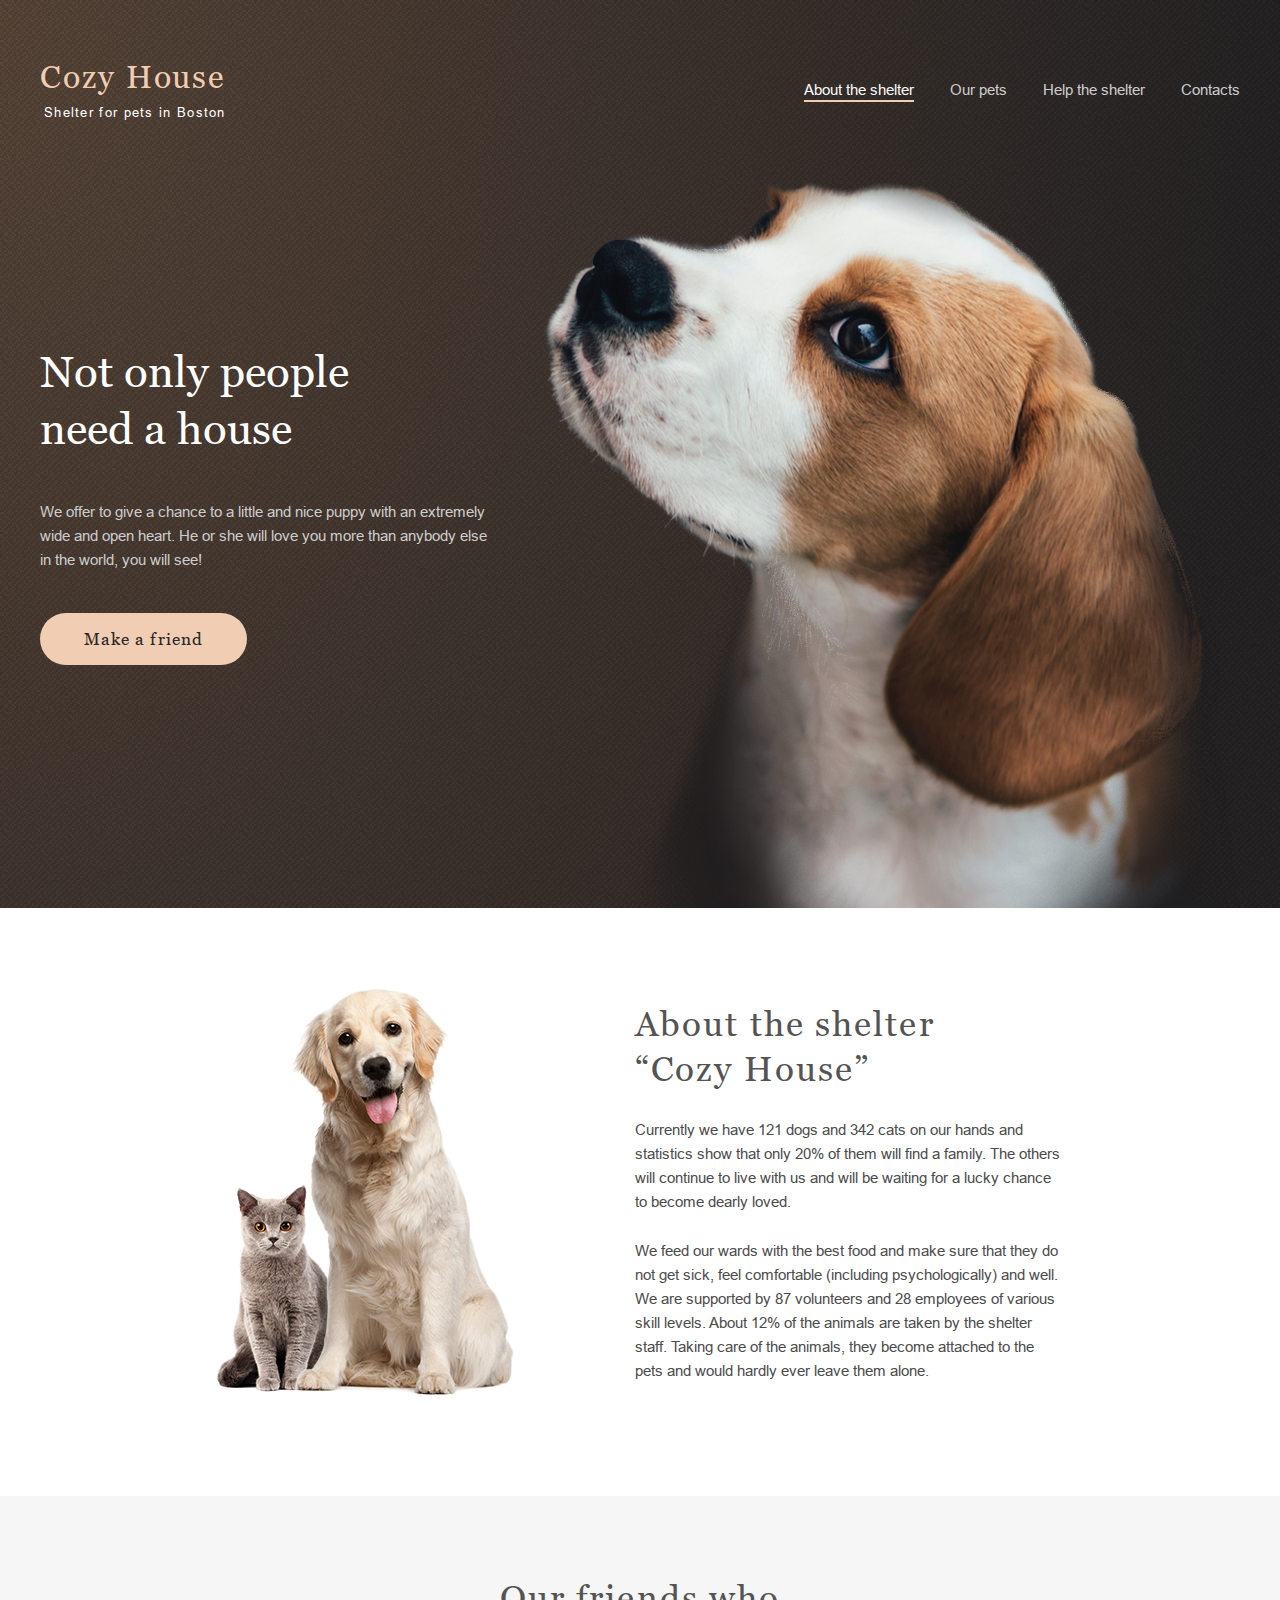
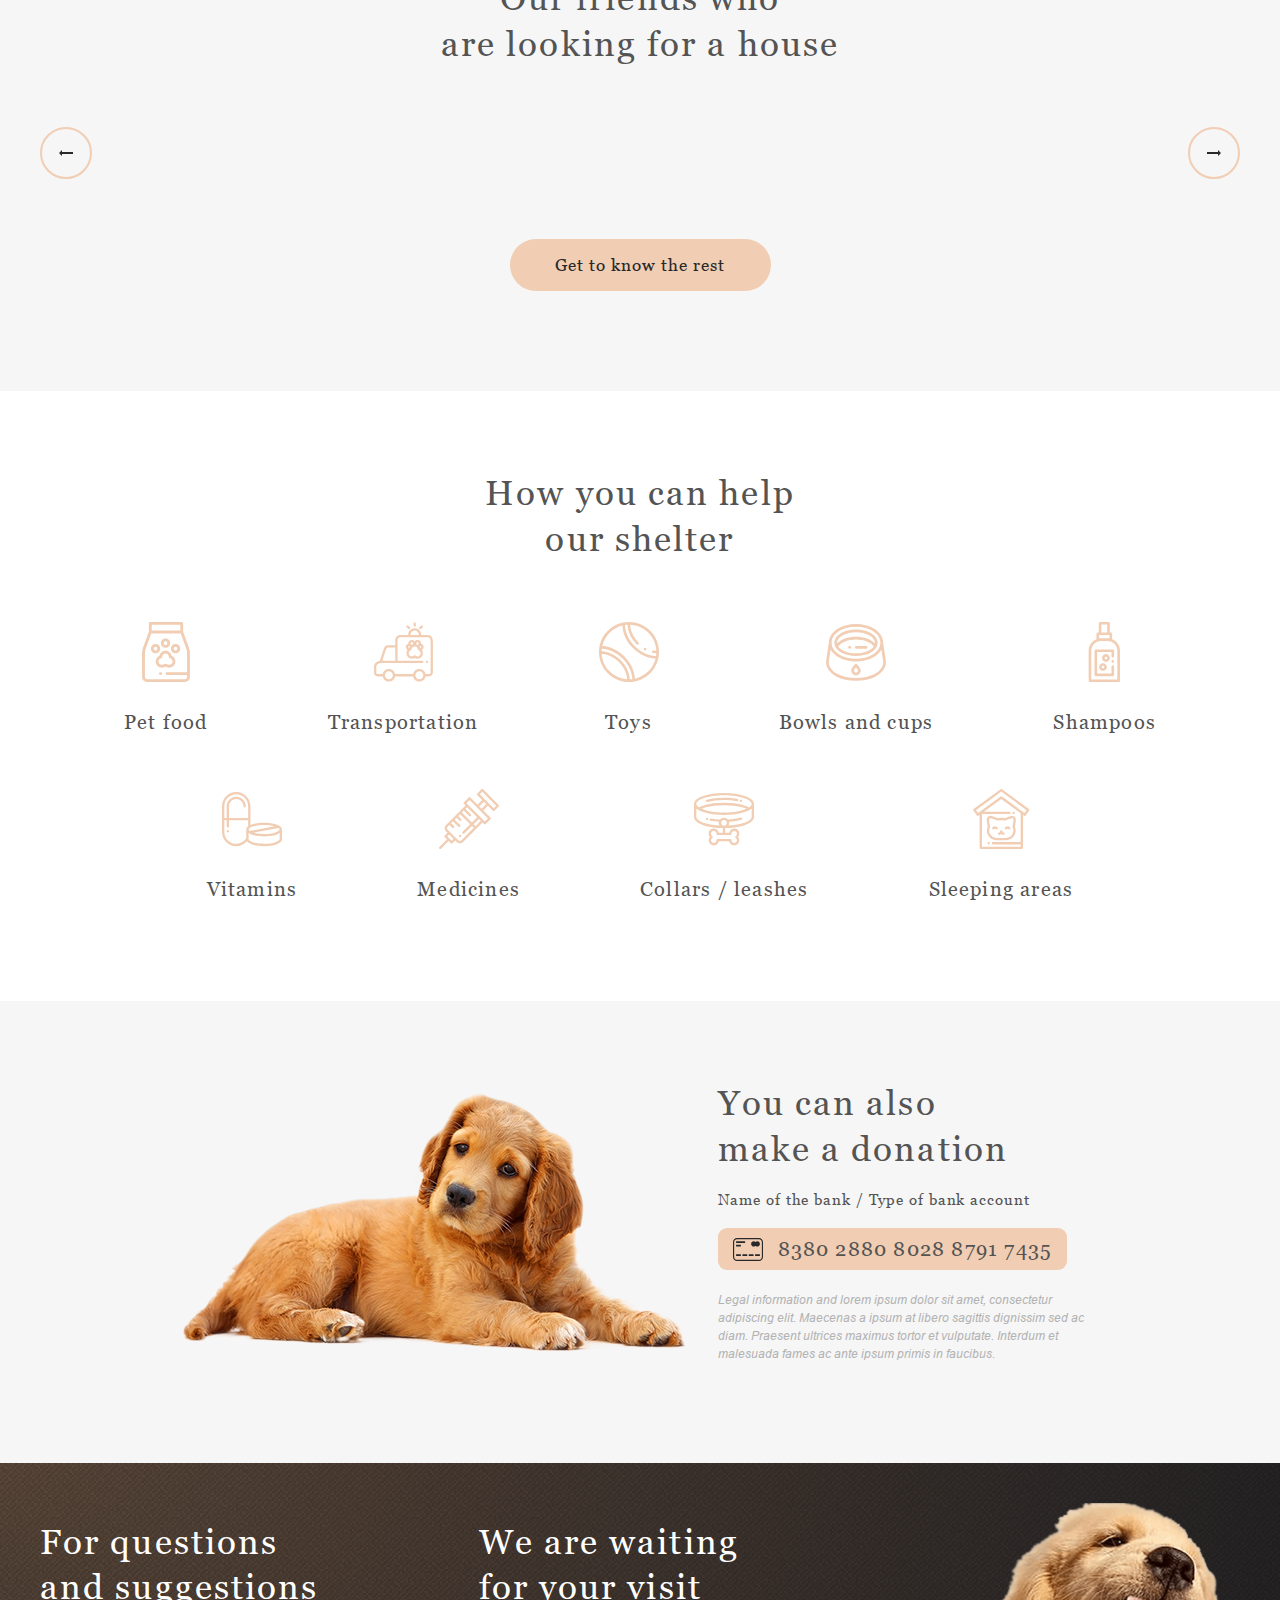
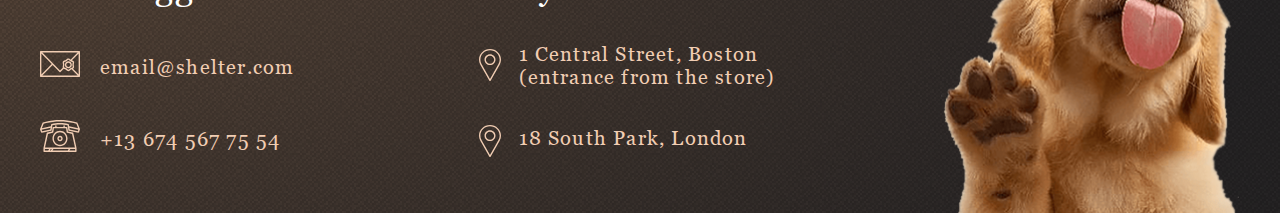
<file: shelter/pages/main/index.html>
<!DOCTYPE html>
<html lang="en">

<head>
    <meta charset="UTF-8">
    <meta http-equiv="X-UA-Compatible" content="IE=edge">
    <meta name="viewport" content="width=device-width, initial-scale=1.0">
    <title>Shelter</title>
    <link rel="stylesheet" href="../../assets/styles/normalize.css">
    <link rel="stylesheet" href="../../assets/styles/common.css">
    <link rel="stylesheet" href="style.css">
</head>

<body>
    <header class="header">
        <div class="header__container">
            <a href="#" class="header__logo logo">
                <div class="logo__title">Cozy House</div>
                <div class="logo__text">Shelter for pets in Boston</div>
            </a>
            <div class="overlay" data-js="overlay"></div>
            <nav class="header__nav nav" data-js="nav">
                <a href="#" class="header__logo logo">
                    <div class="logo__title">Cozy House</div>
                    <div class="logo__text">Shelter for pets in Boston</div>
                </a>
                <ul class="nav__menu menu">
                    <li class="menu__item menu__item--active"><a href="#" class="menu__link" data-js="menu-link">About
                            the shelter</a></li>
                    <li class="menu__item"><a href="../pets/index.html" class="menu__link" data-js="menu-link">Our
                            pets</a></li>
                    <li class="menu__item"><a href="#help" class="menu__link" data-js="menu-link">Help the shelter</a>
                    </li>
                    <li class="menu__item"><a href="#footer" class="menu__link" data-js="menu-link">Contacts</a></li>
                </ul>
            </nav>
            <div class="header__burger burger" data-js="burger">
                <div class="burger__line"></div>
                <div class="burger__line"></div>
                <div class="burger__line"></div>
            </div>
        </div>
    </header>
    <main class="main">
        <section class="start-screen">
            <div class="start-screen__container">
                <div class="start-screen__content">
                    <h1 class="start-screen__title">Not only people
                        <br>need a house
                    </h1>
                    <div class="start-screen__text">We offer to give a chance to a little and nice puppy with an
                        extremely wide and open heart. He or she will love you more than anybody else in the world, you
                        will see!</div>
                    <a class="start-screen__button" href="#pets">Make a friend</a>
                </div>
                <img src="../../assets/images/start-screen-puppy.png" alt="puppy" class="start-screen__img" width="698"
                    height="728">
            </div>
        </section>
        <section class="about">
            <div class="about__container">
                <img src="../../assets/images/about-pets.png" alt="pets" class="about__img" width="300" height="408">
                <div class="about__content">
                    <h3 class="about__title">About the shelter
                        <br>“Cozy House”
                    </h3>
                    <p class="about__text">Currently we have 121 dogs and 342 cats on our hands and statistics show that
                        only 20% of them will find a family. The others will continue to live with us and will be
                        waiting for a lucky chance to become dearly loved.</p>
                    <p class="about__text">We feed our wards with the best food and make sure that they do not get sick,
                        feel comfortable (including psychologically) and well. We are supported by 87 volunteers and 28
                        employees of various skill levels. About 12% of the animals are taken by the shelter staff.
                        Taking care of the animals, they become attached to the pets and would hardly ever leave them
                        alone.</p>
                </div>
            </div>
        </section>
        <section class="pets" id="pets">
            <div class="pets__container">
                <h3 class="pets__title">Our friends who
                    <br>are looking for a house
                </h3>
                <div class="pets__slider pets-slider">
                    <button class="pets-slider__btn" data-slider="btn-left">
                        <svg width="14" height="6" viewBox="0 0 14 6" fill="none" xmlns="http://www.w3.org/2000/svg">
                            <path d="M14 2V4H3V6L0 3L3 0V2H14Z" fill="#292929" />
                        </svg>
                    </button>
                    <div class="pets-slider__wrapper" data-slider="wrapper">
                        <!-- <article class="pets-slider__item pets-item">
                            <img src="../../assets/images/pets-katrine.jpg" alt="pets-Katrine" class="pets-item__img"
                                width="270" height="270">
                            <h4 class="pets-item__title">Katrine</h4>
                            <button class="pets-item__btn">Learn more</button>
                        </article>
                        <article class="pets-slider__item pets-item pets-item--2">
                            <img src="../../assets/images/pets-jennifer.jpg" alt="pets-Jennifer" class="pets-item__img"
                                width="270" height="270">
                            <h4 class="pets-item__title">Jennifer</h4>
                            <button class="pets-item__btn">Learn more</button>
                        </article>
                        <article class="pets-slider__item pets-item pets-item--3">
                            <img src="../../assets/images/pets-woody.jpg" alt="pets-Woody" class="pets-item__img"
                                width="270" height="270">
                            <h4 class="pets-item__title">Woody</h4>
                            <button class="pets-item__btn">Learn more</button>
                        </article> -->
                    </div>
                    <button class="pets-slider__btn" data-slider="btn-right">
                        <svg width="14" height="6" viewBox="0 0 14 6" fill="none" xmlns="http://www.w3.org/2000/svg">
                            <path d="M0 4V2L11 2V0L14 3L11 6V4L0 4Z" fill="#292929" />
                        </svg>
                    </button>
                </div>
                <a href="../pets/index.html" class="pets__btn">Get to know the rest</a>
            </div>
        </section>
        <section class="help" id="help">
            <div class="help__container">
                <h3 class="help__title">How you can help
                    <br>our shelter
                </h3>
                <div class="help__list">
                    <div class="help__item help-item">
                        <img src="../../assets/icons/icon-pet-food.svg" alt="Pet food" class="help-item__icon"
                            width="60" height="60">
                        <h4 class="help-item__title">Pet food</h4>
                    </div>
                    <div class="help__item help-item">
                        <img src="../../assets/icons/icon-transportation.svg" alt="Transportation"
                            class="help-item__icon" width="60" height="60">
                        <h4 class="help-item__title">Transportation</h4>
                    </div>
                    <div class="help__item help-item">
                        <img src="../../assets/icons/icon-toys.svg" alt="Toys" class="help-item__icon" width="60"
                            height="60">
                        <h4 class="help-item__title">Toys</h4>
                    </div>
                    <div class="help__item help-item">
                        <img src="../../assets/icons/icon-bowls-and-cups.svg" alt="Bowls and cups"
                            class="help-item__icon" width="60" height="60">
                        <h4 class="help-item__title">Bowls and cups</h4>
                    </div>
                    <div class="help__item help-item">
                        <img src="../../assets/icons/icon-shampoos.svg" alt="Shampoos" class="help-item__icon"
                            width="60" height="60">
                        <h4 class="help-item__title">Shampoos</h4>
                    </div>
                    <div class="help__item help-item">
                        <img src="../../assets/icons/icon-vitamins.svg" alt="Vitamins" class="help-item__icon"
                            width="60" height="60">
                        <h4 class="help-item__title">Vitamins</h4>
                    </div>
                    <div class="help__item help-item">
                        <img src="../../assets/icons/icon-medicines.svg" alt="Medicines" class="help-item__icon"
                            width="60" height="60">
                        <h4 class="help-item__title">Medicines</h4>
                    </div>
                    <div class="help__item help-item">
                        <img src="../../assets/icons/icon-collars-leashes.svg" alt="Collars / leashes"
                            class="help-item__icon" width="60" height="60">
                        <h4 class="help-item__title">Collars / leashes</h4>
                    </div>
                    <div class="help__item help-item">
                        <img src="../../assets/icons/icon-sleeping-area.svg" alt="Sleeping areas"
                            class="help-item__icon" width="60" height="60">
                        <h4 class="help-item__title">Sleeping areas</h4>
                    </div>
                </div>
            </div>
        </section>
        <section class="donation">
            <div class="donation__container">
                <img src="../../assets/images/donation-dog.png" alt="donation-dog" class="donation__img" width="505"
                    height="261">
                <div class="donation__content">
                    <h3 class="donation__title">You can also
                        <br>make a donation
                    </h3>
                    <h5 class="donation__subtitle">Name of the bank / Type of bank account</h5>
                    <a href="#" class="donation__credit-card">8380 2880 8028 8791 7435</a>
                    <p class="donation__text">Legal information and lorem ipsum dolor sit amet, consectetur
                        adipiscing
                        elit. Maecenas a ipsum at libero sagittis dignissim sed ac diam. Praesent ultrices maximus
                        tortor et vulputate. Interdum et malesuada fames ac ante ipsum primis in faucibus.</p>
                </div>
            </div>
        </section>
    </main>
    <footer class="footer" id="footer">
        <div class="footer__container">
            <div class="footer__content">
                <h3 class="footer__title">For questions and suggestions</h3>
                <a href="mailto:email@shelter.com" class="footer__email">email@shelter.com</a>
                <a href="tel:+136745677554" class="footer__phone">+13 674 567 75 54</a>
            </div>
            <div class="footer__content">
                <h3 class="footer__title">We are waiting for your visit</h3>
                <a href="https://goo.gl/maps/qRcVFp8gEGvpGcsg8" class="footer__locations" target="_blank">1 Central
                    Street, Boston (entrance
                    from the store)</a>
                <a href="https://goo.gl/maps/m496YLs3cL1zLs7Z9" class="footer__locations" target="_blank">18 South Park,
                    London</a>
            </div>
            <img src="../../assets/images/footer-puppy.png" alt="puppy" class="footer__img" width="300" height="310">
        </div>
    </footer>
    <div class="popup" data-js="popup"></div>
    <script src="../../assets/scripts/burger.js" type="module"></script>
    <script src="../../assets/scripts/slider.js" type="module"></script>
</body>

</html>
</file>
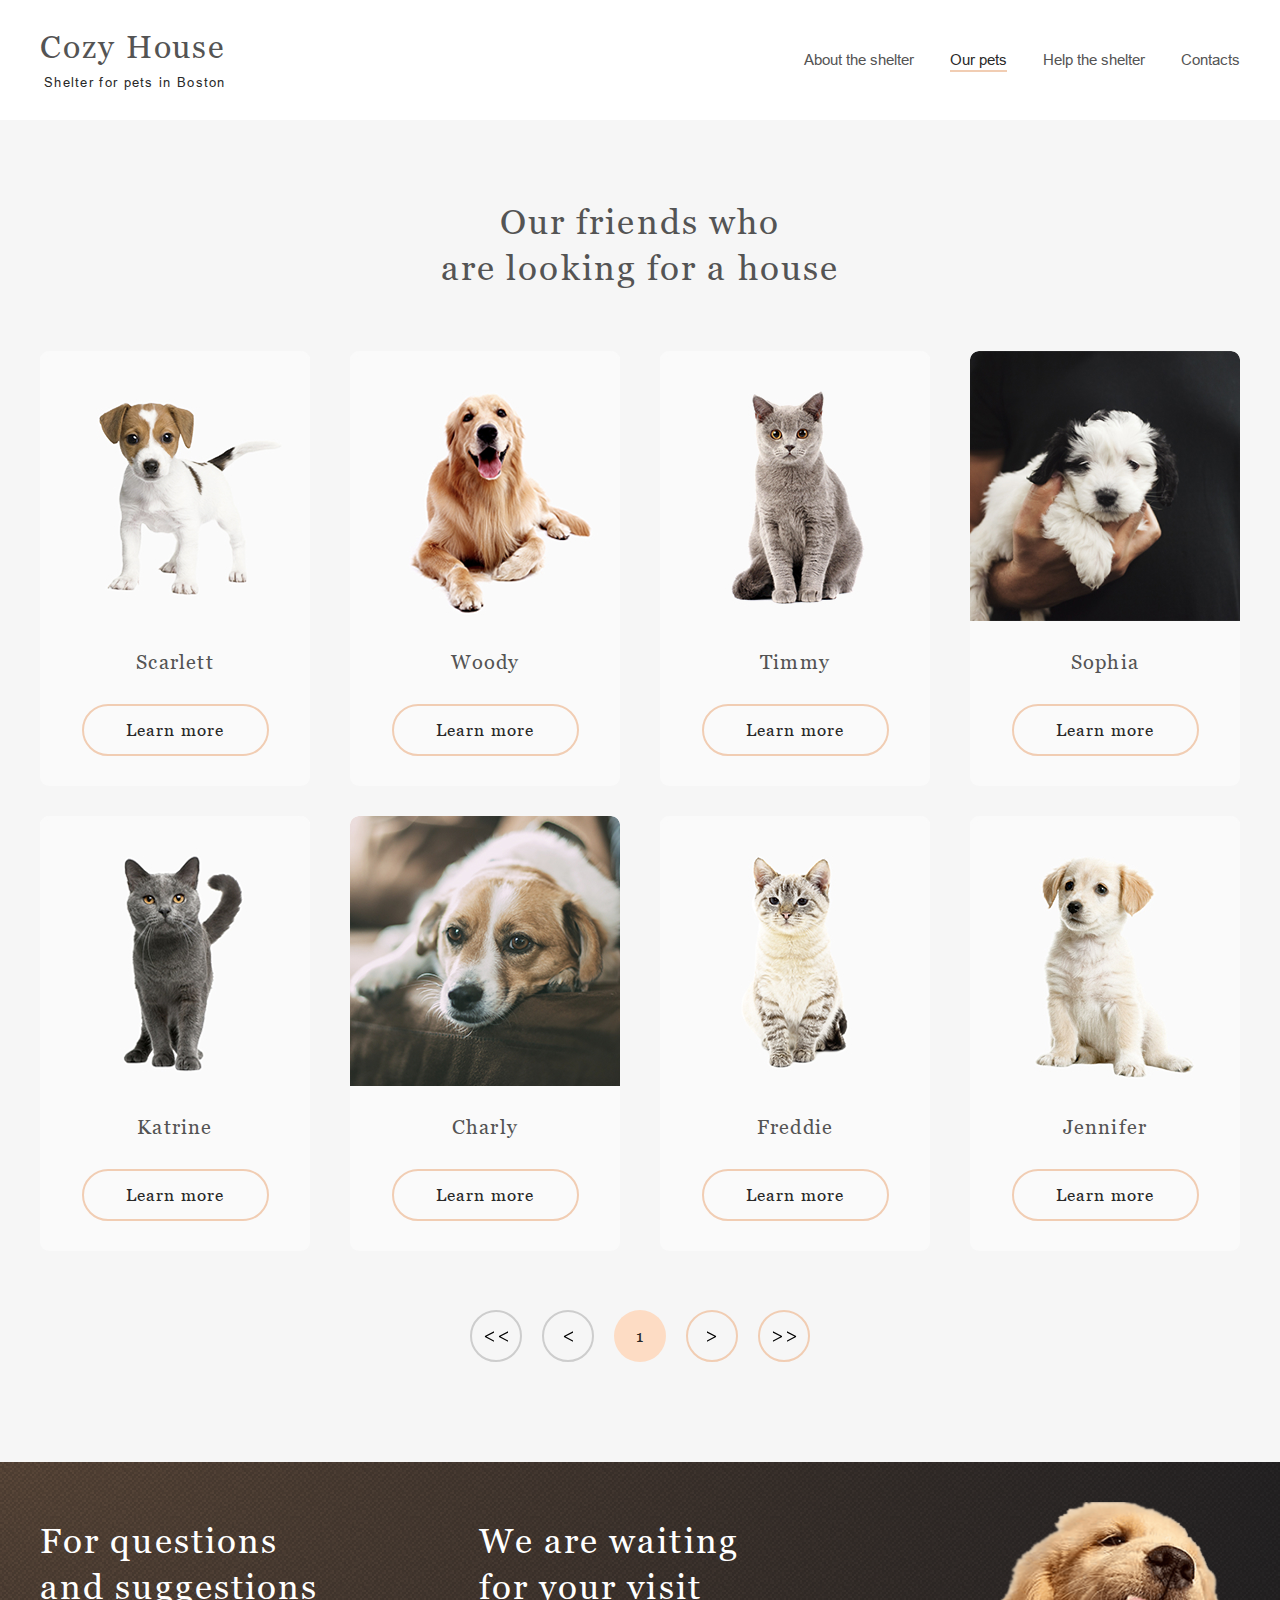
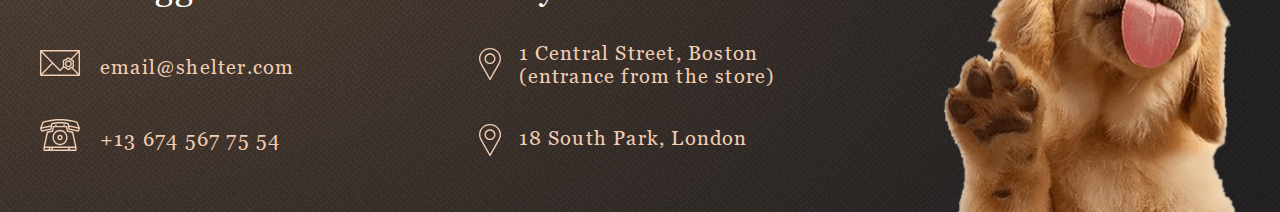
<file: shelter/pages/pets/index.html>
<!DOCTYPE html>
<html lang="en">

<head>
    <meta charset="UTF-8">
    <meta http-equiv="X-UA-Compatible" content="IE=edge">
    <meta name="viewport" content="width=device-width, initial-scale=1.0">
    <title>Pets</title>
    <link rel="stylesheet" href="../../assets/styles/normalize.css">
    <link rel="stylesheet" href="../../assets/styles/common.css">
    <link rel="stylesheet" href="style.css">
</head>

<body>
    <header class="header">
        <div class="header__container">
            <a href="../main/index.html" class="header__logo logo">
                <div class="logo__title">Cozy House</div>
                <div class="logo__text">Shelter for pets in Boston</div>
            </a>
            <div class="overlay" data-js="overlay"></div>
            <nav class="header__nav nav" data-js="nav">
                <a href="../main/index.html" class="header__logo logo">
                    <div class="logo__title">Cozy House</div>
                    <div class="logo__text">Shelter for pets in Boston</div>
                </a>
                <ul class="nav__menu menu">
                    <li class="menu__item"><a href="../main/index.html" class="menu__link" data-js="menu-link">About the
                            shelter</a></li>
                    <li class="menu__item menu__item--active"><a href="#" class="menu__link" data-js="menu-link">Our
                            pets</a></li>
                    <li class="menu__item"><a href="../main/index.html#help" class="menu__link" data-js="menu-link">Help
                            the shelter</a>
                    </li>
                    <li class="menu__item"><a href="#footer" class="menu__link" data-js="menu-link">Contacts</a></li>
                </ul>
            </nav>
            <div class="header__burger burger" data-js="burger">
                <div class="burger__line"></div>
                <div class="burger__line"></div>
                <div class="burger__line"></div>
            </div>
        </div>
    </header>
    <main class="main">
        <section class="pets">
            <div class="pets__container">
                <h1 class="pets__title">Our friends who
                    <br>are looking for a house
                </h1>
                <div class="pets__slider pets-slider">
                    <div class="pets-slider__pages" data-pagination="page"></div>
                    <div class="pets-slider__pagination-btns">
                        <button class="pets-slider__pagination" data-pagination="btn-start">
                            <svg width="25" height="11" viewBox="0 0 25 11" xmlns="http://www.w3.org/2000/svg">
                                <path
                                    d="M9.94687 10.7852L0.913671 6.08789V4.98438L9.94687 0.287109V1.625L2.43711 5.53125L9.94687 9.44727V10.7852ZM24.018 10.7852L14.9848 6.08789V4.98438L24.018 0.287109V1.625L16.5082 5.53125L24.018 9.44727V10.7852Z"/>
                            </svg>
                        </button>
                        <button class="pets-slider__pagination" data-pagination="btn-prev">
                            <svg width="10" height="11" viewBox="0 0 10 11" xmlns="http://www.w3.org/2000/svg">
                                <path
                                    d="M9.98242 10.7852L0.949219 6.08789V4.98438L9.98242 0.287109V1.625L2.47266 5.53125L9.98242 9.44727V10.7852Z"/>
                            </svg>
                        </button>
                        <button class="pets-slider__pagination pets-slider__pagination--page" data-pagination="page-number">1</button>
                        <button class="pets-slider__pagination" data-pagination="btn-next">
                            <svg width="10" height="11" viewBox="0 0 10 11" xmlns="http://www.w3.org/2000/svg">
                                <path
                                    d="M9.04102 6.08789L0.0078125 10.7852V9.44727L7.51758 5.53125L0.0078125 1.625V0.287109L9.04102 4.98438V6.08789Z"/>
                            </svg>
                        </button>
                        <button class="pets-slider__pagination" data-pagination="btn-finish">
                            <svg width="25" height="11" viewBox="0 0 25 11" xmlns="http://www.w3.org/2000/svg">
                                <path
                                    d="M10.0055 6.08789L0.972265 10.7852V9.44727L8.48203 5.53125L0.972265 1.625V0.287109L10.0055 4.98438V6.08789ZM24.0766 6.08789L15.0434 10.7852V9.44727L22.5531 5.53125L15.0434 1.625V0.287109L24.0766 4.98438V6.08789Z"/>
                            </svg>
                        </button>
                    </div>
                </div>
            </div>
        </section>
    </main>
    <footer class="footer" id="footer">
        <div class="footer__container">
            <div class="footer__content">
                <h3 class="footer__title">For questions and suggestions</h3>
                <a href="mailto:email@shelter.com" class="footer__email">email@shelter.com</a>
                <a href="tel:+136745677554" class="footer__phone">+13 674 567 75 54</a>
            </div>
            <div class="footer__content">
                <h3 class="footer__title">We are waiting for your visit</h3>
                <a href="https://goo.gl/maps/qRcVFp8gEGvpGcsg8" class="footer__locations" target="_blank">1 Central
                    Street, Boston (entrance
                    from the store)</a>
                <a href="https://goo.gl/maps/m496YLs3cL1zLs7Z9" class="footer__locations" target="_blank">18 South Park,
                    London</a>
            </div>
            <img src="../../assets/images/footer-puppy.png" alt="puppy" class="footer__img" width="300" height="310">
        </div>
    </footer>
    <div class="popup" data-js="popup"></div>
    <script src="../../assets/scripts/burger.js" type="module"></script>
    <script src="../../assets/scripts/pagination.js" type="module"></script>
</body>

</html>
</file>
<file: shelter/assets/styles/common.css>
@font-face {
  font-family: "Arial";
  src: url("../fonts/arial/Arial-Black.woff2") format("woff2");
  font-weight: 900;
  font-style: normal;
  font-display: swap;
}
@font-face {
  font-family: "Arial";
  src: url("../fonts/arial/Arial-BoldItalicMT.woff2") format("woff2");
  font-weight: bold;
  font-style: italic;
  font-display: swap;
}
@font-face {
  font-family: "Arial Narrow";
  src: url("../fonts/arial/ArialNarrow.woff2") format("woff2");
  font-weight: normal;
  font-style: normal;
  font-display: swap;
}
@font-face {
  font-family: "Arial Narrow";
  src: url("../fonts/arial/ArialNarrow-BoldItalic.woff2") format("woff2");
  font-weight: bold;
  font-style: italic;
  font-display: swap;
}
@font-face {
  font-family: "Arial";
  src: url("../fonts/arial/Arial-ItalicMT.woff2") format("woff2");
  font-weight: normal;
  font-style: italic;
  font-display: swap;
}
@font-face {
  font-family: "Arial Narrow";
  src: url("../fonts/arial/ArialNarrow-Bold.woff2") format("woff2");
  font-weight: bold;
  font-style: normal;
  font-display: swap;
}
@font-face {
  font-family: "Arial";
  src: url("../fonts/arial/Arial-BoldMT.woff2") format("woff2");
  font-weight: bold;
  font-style: normal;
  font-display: swap;
}
@font-face {
  font-family: "Arial Narrow";
  src: url("../fonts/arial/ArialNarrow-Italic.woff2") format("woff2");
  font-weight: normal;
  font-style: italic;
  font-display: swap;
}
@font-face {
  font-family: "Arial";
  src: url("../fonts/arial/ArialMT.woff2") format("woff2");
  font-weight: normal;
  font-style: normal;
  font-display: swap;
}
@font-face {
  font-family: "Georgia";
  src: url("../fonts/georgia/Georgia.woff2") format("woff2");
  font-weight: normal;
  font-style: normal;
  font-display: swap;
}
@font-face {
  font-family: "Georgia";
  src: url("../fonts/georgia/Georgia-Italic.woff2") format("woff2");
  font-weight: normal;
  font-style: italic;
  font-display: swap;
}
@font-face {
  font-family: "Georgia";
  src: url("../fonts/georgia/Georgia-Bold.woff2") format("woff2");
  font-weight: bold;
  font-style: normal;
  font-display: swap;
}
@font-face {
  font-family: "Georgia";
  src: url("../fonts/georgia/Georgia-BoldItalic.woff2") format("woff2");
  font-weight: bold;
  font-style: italic;
  font-display: swap;
}
html {
  scroll-behavior: smooth;
  box-sizing: border-box;
}

*,
*::before,
*::after {
  box-sizing: inherit;
}

body {
  width: 100%;
  font-family: "Arial", "Helvetica CY", "Nimbus Sans L", sans-serif;
  font-style: normal;
  font-weight: normal;
  font-size: 15px;
  line-height: 160%;
  color: #cdcdcd;
}

.body--overflow {
  overflow: hidden;
}

.header {
  width: 100%;
  background: url("../../assets/images/bg-noise-transparent.png"), radial-gradient(100% 215.42% at 0% 0%, #5b483a 0%, #262425 100%), #211f20;
}
.header__container {
  width: 100%;
  max-width: 1280px;
  padding: 80px 40px 100px;
  margin: 0 auto;
  display: flex;
  justify-content: space-between;
  align-items: center;
  flex-wrap: wrap;
  padding: 60px 40px 0;
}
@media screen and (max-width: 1279px) {
  .header__container {
    max-width: 768px;
    padding: 80px 30px 100px;
  }
}
@media screen and (max-width: 767px) {
  .header__container {
    max-width: 320px;
    padding: 42px 10px;
  }
}
@media screen and (max-width: 1279px) {
  .header__container {
    padding: 30px 30px 0;
  }
}
@media screen and (max-width: 767px) {
  .header__container {
    padding: 30px 10px 0;
    max-width: 767px;
  }
}

.overlay {
  display: none;
  background-color: rgba(41, 41, 41, 0.6);
  position: fixed;
  top: 0;
  bottom: 0;
  left: 0;
  right: 0;
}
.overlay--active {
  display: block;
}

.logo {
  text-decoration: none;
}
.logo__title {
  color: #f1cdb3;
  font-family: "Georgia", "Century Schoolbook L", serif;
  margin: 0 0 10px;
  padding: 0;
  font-size: 32px;
  line-height: 110%;
  letter-spacing: 0.06em;
}
.logo__text {
  color: #ffffff;
  font-size: 13px;
  line-height: 15px;
  letter-spacing: 0.1em;
  padding-left: 4px;
}
.nav .logo {
  display: none;
  padding: 30px 0 0 10px;
  max-width: 210px;
}
@media screen and (max-width: 767px) {
  .nav .logo {
    display: block;
  }
}

@media screen and (max-width: 767px) {
  .nav {
    background-color: #292929;
    max-width: 320px;
    height: 100vh;
    visibility: hidden;
    position: fixed;
    top: 0;
    right: -100%;
    transition: all 0.5s;
    display: flex;
    flex-direction: column;
  }
}
.nav--open {
  visibility: visible;
  right: 0;
}

.menu {
  margin: 0;
  padding: 0;
  display: flex;
  justify-content: space-between;
  align-items: center;
  flex-wrap: wrap;
  transition: background-color, 0.3s;
}
@media screen and (max-width: 767px) {
  .menu {
    font-size: 32px;
    line-height: 160%;
    margin: auto 0;
    overflow-y: auto;
  }
}
.menu__item {
  list-style: none;
  margin-left: 36px;
  position: relative;
}
@media screen and (max-width: 767px) {
  .menu__item {
    margin-bottom: 40px;
  }
}
@media screen and (max-width: 767px) {
  .menu__item:last-child {
    margin-bottom: 0;
  }
}

.menu__link {
  text-decoration: none;
  color: #cdcdcd;
  transition: color 0.3s;
}
.menu__link::after {
  content: "";
  height: 2px;
  background-color: #f1cdb3;
  position: absolute;
  left: 10px;
  right: 10px;
  bottom: 0;
  transition: all 0.3s;
  opacity: 0;
}
.menu__item--active .menu__link, .menu__item:hover .menu__link {
  color: #fafafa;
}
.menu__item--active .menu__link::after, .menu__item:hover .menu__link::after {
  opacity: 1;
  left: 0;
  right: 0;
}

.burger {
  display: none;
  height: 22px;
  flex-direction: column;
  justify-content: space-between;
  margin-right: 43px;
  transition: all 0.5s;
  cursor: pointer;
}
@media screen and (max-width: 767px) {
  .burger {
    display: flex;
  }
}
.burger--open {
  transform: rotate(90deg);
}
.burger__line {
  width: 30px;
  border: 1px solid #f1cdb3;
>>>>>>> shelter
}

.pets {
  width: 100%;
  background-color: #f6f6f6;
}
.pets__container {
  width: 100%;
  max-width: 1280px;
  padding: 80px 40px 100px;
  margin: 0 auto;
}
@media screen and (max-width: 1279px) {
  .pets__container {
    max-width: 768px;
    padding: 80px 30px 100px;
  }
}
@media screen and (max-width: 767px) {
  .pets__container {
    max-width: 320px;
    padding: 42px 10px;
  }
}
.pets__title {
  font-family: "Georgia", "Century Schoolbook L", serif;
  font-weight: normal;
  font-size: 35px;
  line-height: 130%;
  letter-spacing: 0.06em;
  color: #545454;
  margin: 0;
  text-align: center;
}
@media screen and (max-width: 767px) {
  .pets__title {
    font-size: 25px;
    text-align: center;
  }
}
.pets__slider {
  margin: 60px 0;
}

.pets-item {
  display: flex;
  justify-content: space-between;
  align-items: center;
  flex-wrap: wrap;
  flex-direction: column;
  background-color: #fafafa;
  width: 270px;
  border-radius: 9px;
  padding: 0 0 30px;
  transition: all 0.3s;
}
.pets-item:hover {
  cursor: pointer;
  background-color: #ffffff;
  box-shadow: 0px 2px 35px 14px rgba(13, 13, 13, 0.04);
}
.pets-item__img {
  display: block;
  border-radius: 9px 9px 0 0;
}
.pets-item__title {
  font-family: "Georgia", "Century Schoolbook L", serif;
  font-weight: normal;
  font-size: 20px;
  line-height: 115%;
  letter-spacing: 0.06em;
  color: #545454;
  margin: 30px 0 30px;
  text-align: center;
}
.pets-item__btn {
  width: 187px;
  height: 52px;
  background-color: #f1cdb3;
  color: #292929;
  font-family: "Georgia", "Century Schoolbook L", serif;
  font-weight: normal;
  font-size: 17px;
  line-height: 130%;
  letter-spacing: 0.06em;
  border: none;
  outline: none;
  text-decoration: none;
  border-radius: 100px;
  cursor: pointer;
  display: flex;
  justify-content: center;
  align-items: center;
  flex-wrap: wrap;
  transition: background-color 0.3s;
  border: 2px solid #f1cdb3;
  background-color: transparent;
}
.pets-item__btn:hover {
  background-color: #fddcc4;
}
.pets-item__btn:hover {
  border: none;
}
.pets-item:hover .pets-item__btn {
  background-color: #fddcc4;
  border: none;
}

.footer {
  width: 100%;
  background: url("../../assets/images/bg-noise-transparent.png"), radial-gradient(100% 215.42% at 0% 0%, #5b483a 0%, #262425 100%), #211f20;
}
.footer__container {
  width: 100%;
  max-width: 1280px;
  padding: 80px 40px 100px;
  margin: 0 auto;
  display: flex;
  justify-content: space-between;
  align-items: center;
  flex-wrap: wrap;
  padding: 40px 40px 0;
  align-items: flex-start;
}
@media screen and (max-width: 1279px) {
  .footer__container {
    max-width: 768px;
    padding: 80px 30px 100px;
  }
}
@media screen and (max-width: 767px) {
  .footer__container {
    max-width: 320px;
    padding: 42px 10px;
  }
}
@media screen and (max-width: 1279px) {
  .footer__container {
    padding: 30px 64px 0;
  }
}
@media screen and (max-width: 767px) {
  .footer__container {
    padding: 30px 10px 0;
    gap: 35px;
  }
}
.footer__content {
  max-width: 302px;
  margin-top: 17px;
}
@media screen and (max-width: 1279px) {
  .footer__content {
    margin: 0;
  }
}
@media screen and (max-width: 767px) {
  .footer__content {
    display: flex;
    flex-direction: column;
    align-items: center;
  }
}
.footer__title {
  font-family: "Georgia", "Century Schoolbook L", serif;
  font-weight: normal;
  font-size: 35px;
  line-height: 130%;
  letter-spacing: 0.06em;
  color: #545454;
  margin: 0;
  text-align: left;
  color: #ffffff;
  margin-bottom: 32px;
}
@media screen and (max-width: 767px) {
  .footer__title {
    font-size: 25px;
    text-align: center;
  }
}
@media screen and (max-width: 767px) {
  .footer__title {
    width: 294px;
    padding-left: 2px;
    margin-bottom: 0;
  }
}
.footer__email {
  background-image: url("../../assets/icons/icon-email.svg");
  background-repeat: no-repeat;
  text-decoration: none;
  font-family: "Georgia", "Century Schoolbook L", serif;
  font-size: 20px;
  line-height: 115%;
  letter-spacing: 0.06em;
  color: #f1cdb3;
  display: flex;
  align-items: center;
  padding-left: 60px;
  min-height: 40px;
  margin: 37px 0 32px;
}
@media screen and (max-width: 767px) {
  .footer__email {
    margin: 35px 0 32px;
    padding-left: 64px;
    background-position: 5px 4px;
  }
}
.footer__phone {
  background-image: url("../../assets/icons/icon-phone.svg");
  background-repeat: no-repeat;
  text-decoration: none;
  font-family: "Georgia", "Century Schoolbook L", serif;
  font-size: 20px;
  line-height: 115%;
  letter-spacing: 0.06em;
  color: #f1cdb3;
  display: flex;
  align-items: center;
  padding-left: 60px;
  min-height: 40px;
}
@media screen and (max-width: 767px) {
  .footer__phone {
    padding-left: 64px;
    background-position: 5px 4px;
  }
}
.footer__locations {
  margin: 30px 0;
  background-image: url("../../assets/icons/icon-marker.svg");
  background-repeat: no-repeat;
  text-decoration: none;
  font-family: "Georgia", "Century Schoolbook L", serif;
  font-size: 20px;
  line-height: 115%;
  letter-spacing: 0.06em;
  color: #f1cdb3;
  display: flex;
  align-items: center;
  padding-left: 40px;
  min-height: 40px;
  background-position: 0px 6px;
}
@media screen and (max-width: 767px) {
  .footer__locations {
    margin: 38px 0 0;
    align-self: flex-start;
  }
}
.footer__img {
  margin-left: 23px;
}
@media screen and (max-width: 1279px) {
  .footer__img {
    margin: 30px auto 0;
  }
}
@media screen and (max-width: 767px) {
  .footer__img {
    width: 260px;
    margin: 0 auto;
  }
}

.popup {
  display: none;
  background: rgba(41, 41, 41, 0.6);
  justify-content: center;
  align-items: center;
  width: 100%;
  height: 100vh;
  position: fixed;
  top: 0;
  cursor: pointer;
}
.popup--open {
  display: flex;
}
.popup__container {
  position: relative;
}
.popup__btn {
  width: 52px;
  height: 52px;
  background-color: #f1cdb3;
  color: #292929;
  font-family: "Georgia", "Century Schoolbook L", serif;
  font-weight: normal;
  font-size: 17px;
  line-height: 130%;
  letter-spacing: 0.06em;
  border: none;
  outline: none;
  text-decoration: none;
  border-radius: 100px;
  cursor: pointer;
  display: flex;
  justify-content: center;
  align-items: center;
  flex-wrap: wrap;
  transition: background-color 0.3s;
  border: 2px solid #f1cdb3;
  background-color: transparent;
  position: absolute;
  top: 0;
  right: 0;
  transform: translate(80%, -100%);
}
.popup__btn:hover {
  background-color: #fddcc4;
}
.popup__btn:hover {
  border: none;
}
@media screen and (max-width: 767px) {
  .popup__btn {
    transform: translate(58%, -100%);
  }
}
.popup:hover .popup__btn {
  background-color: #fddcc4;
  border: none;
}
.popup__pet:hover + .popup__btn {
  border: 2px solid #f1cdb3;
  background-color: transparent;
}

@keyframes scale {
  from {
    transform: scale(0.7);
  }
  to {
    transform: scale(1);
  }
}
.pet {
  position: relative;
  background-color: #fafafa;
  border-radius: 9px;
  display: flex;
  justify-content: space-between;
  align-items: center;
  flex-wrap: wrap;
  align-items: flex-start;
  width: 900px;
  min-height: 500px;
  z-index: 100;
  cursor: auto;
  animation-name: scale;
  animation-duration: 0.3s;
}
@media screen and (max-width: 1279px) {
  .pet {
    width: 630px;
    min-height: 350px;
  }
}
@media screen and (max-width: 767px) {
  .pet {
    width: 240px;
    min-height: 341px;
  }
}
.pet:hover {
  box-shadow: 0px 2px 35px 14px rgba(13, 13, 13, 0.04);
}
.pet__img {
  border-radius: 9px 0 0 9px;
}
@media screen and (max-width: 1279px) {
  .pet__img {
    width: 350px;
  }
}
@media screen and (max-width: 767px) {
  .pet__img {
    display: none;
  }
}
.pet__content {
  width: 351px;
  margin: 50px 20px 0 29px;
  font-family: "Georgia", "Century Schoolbook L", serif;
  font-style: normal;
  font-weight: normal;
  letter-spacing: 0.06em;
  color: #000000;
}
@media screen and (max-width: 1279px) {
  .pet__content {
    width: 260px;
    margin: 10px 7px 0 9px;
  }
}
.pet__name {
  font-size: 35px;
  line-height: 130%;
  margin: 0 0 10px;
  font-weight: normal;
  letter-spacing: 0.06em;
}
@media screen and (max-width: 767px) {
  .pet__name {
    text-align: center;
  }
}
.pet__type-wrapper {
  font-size: 20px;
  line-height: 115%;
  font-weight: normal;
  letter-spacing: 0.06em;
  margin: 0;
}
@media screen and (max-width: 767px) {
  .pet__type-wrapper {
    text-align: center;
  }
}
.pet__description {
  font-size: 15px;
  line-height: 113%;
  margin: 40px 0;
}
@media screen and (max-width: 1279px) {
  .pet__description {
    font-size: 13px;
    line-height: 111%;
    margin: 20px 0 17px;
    letter-spacing: 0.05em;
  }
}
@media screen and (max-width: 767px) and (max-width: 767px) {
  .pet__description {
    text-align: justify;
    margin: 20px 5px 17px 0;
    margin: 20px 0 23px;
  }
}
.pet__characteristics {
  margin: 0;
  padding: 0;
  padding-bottom: 2px;
}

.pet-item {
  font-weight: bold;
  font-size: 15px;
  line-height: 110%;
  list-style: none;
  padding-left: 15px;
  position: relative;
  margin-top: 12px;
}
@media screen and (max-width: 1279px) {
  .pet-item {
    margin-top: 7px;
    padding-left: 12px;
  }
}
@media screen and (max-width: 767px) {
  .pet-item {
    margin-top: 6px;
    padding-left: 16px;
  }
}
.pet-item::before {
  content: "";
  width: 4px;
  height: 4px;
  border-radius: 100px;
  background-color: #f1cdb3;
  display: block;
  position: absolute;
  left: 0;
  top: 5px;
}
@media screen and (max-width: 1279px) {
  .pet-item::before {
    left: -2px;
  }
}
@media screen and (max-width: 767px) {
  .pet-item::before {
    left: 2px;
  }
}
.pet-item__value {
  font-weight: 400;
}

/*# sourceMappingURL=common.css.map */
</file>
<file: shelter/pages/main/style.css>
.start-screen {
  width: 100%;
  background: url("../../assets/images/bg-noise-transparent.png"), radial-gradient(100% 215.42% at 0% 0%, #5b483a 0%, #262425 100%), #211f20;
  margin-top: -120px;
  padding-top: 120px;
}
.start-screen__container {
  width: 100%;
  max-width: 1280px;
  padding: 80px 40px 100px;
  margin: 0 auto;
  display: flex;
  justify-content: space-between;
  align-items: center;
  flex-wrap: wrap;
  padding: 60px 40px 0;
}
@media screen and (max-width: 1279px) {
  .start-screen__container {
    max-width: 768px;
    padding: 80px 30px 100px;
  }
}
@media screen and (max-width: 767px) {
  .start-screen__container {
    max-width: 320px;
    padding: 42px 10px;
  }
}
@media screen and (max-width: 1279px) {
  .start-screen__container {
    padding: 60px 30px 0;
  }
}
@media screen and (max-width: 767px) {
  .start-screen__container {
    padding: 60px 10px 1px;
  }
}
.start-screen__content {
  max-width: 460px;
  margin-bottom: 80px;
}
@media screen and (max-width: 1279px) {
  .start-screen__content {
    margin: 0 auto 100px;
  }
}
@media screen and (max-width: 767px) {
  .start-screen__content {
    margin: 0 auto 105px;
    text-align: center;
  }
}
.start-screen__title {
  font-family: "Georgia", "Century Schoolbook L", serif;
  font-size: 44px;
  line-height: 130%;
  font-weight: normal;
  color: #ffffff;
  margin: 0 0 42px;
}
@media screen and (max-width: 767px) {
  .start-screen__title {
    font-size: 25px;
    letter-spacing: 0.06em;
  }
}
.start-screen__text {
  margin: 0 0 41px;
}
.start-screen__button {
  width: 207px;
  height: 52px;
  background-color: #f1cdb3;
  color: #292929;
  font-family: "Georgia", "Century Schoolbook L", serif;
  font-weight: normal;
  font-size: 17px;
  line-height: 130%;
  letter-spacing: 0.06em;
  border: none;
  outline: none;
  text-decoration: none;
  border-radius: 100px;
  cursor: pointer;
  display: flex;
  justify-content: center;
  align-items: center;
  flex-wrap: wrap;
  transition: background-color 0.3s;
}
.start-screen__button:hover {
  background-color: #fddcc4;
}
@media screen and (max-width: 1279px) {
  .start-screen__button {
    margin: 0 auto;
  }
}
@media screen and (max-width: 1279px) {
  .start-screen__img {
    margin-left: auto;
    width: 569px;
  }
}
@media screen and (max-width: 767px) {
  .start-screen__img {
    margin-left: auto;
    width: 260px;
  }
}

.about {
  width: 100%;
  background-color: #ffffff;
}
.about__container {
  width: 100%;
  max-width: 1280px;
  padding: 80px 40px 100px;
  margin: 0 auto;
  display: flex;
  justify-content: center;
  align-items: center;
  flex-wrap: wrap;
  gap: 79px 120px;
}
@media screen and (max-width: 1279px) {
  .about__container {
    max-width: 768px;
    padding: 80px 30px 100px;
  }
}
@media screen and (max-width: 767px) {
  .about__container {
    max-width: 320px;
    padding: 42px 10px;
  }
}
@media screen and (max-width: 1279px) {
  .about__container {
    flex-wrap: wrap-reverse;
  }
}
@media screen and (max-width: 767px) {
  .about__container {
    gap: 18px;
  }
}
@media screen and (max-width: 767px) {
  .about__img {
    width: 260px;
  }
}
.about__content {
  max-width: 430px;
}
.about__title {
  font-family: "Georgia", "Century Schoolbook L", serif;
  font-weight: normal;
  font-size: 35px;
  line-height: 130%;
  letter-spacing: 0.06em;
  color: #545454;
  margin: 0;
  text-align: left;
}
@media screen and (max-width: 767px) {
  .about__title {
    font-size: 25px;
    text-align: center;
  }
}
@media screen and (max-width: 767px) {
  .about__title {
    margin-bottom: 25px;
  }
}
.about__text {
  margin: 25px 0 0;
  color: #4c4c4c;
}
@media screen and (max-width: 767px) {
  .about__text {
    text-align: justify;
    max-width: 270px;
    margin: 22px auto;
  }
}

.pets__btn {
  width: 261px;
  height: 52px;
  background-color: #f1cdb3;
  color: #292929;
  font-family: "Georgia", "Century Schoolbook L", serif;
  font-weight: normal;
  font-size: 17px;
  line-height: 130%;
  letter-spacing: 0.06em;
  border: none;
  outline: none;
  text-decoration: none;
  border-radius: 100px;
  cursor: pointer;
  display: flex;
  justify-content: center;
  align-items: center;
  flex-wrap: wrap;
  transition: background-color 0.3s;
  margin: 0 auto;
}
.pets__btn:hover {
  background-color: #fddcc4;
}

.pets-slider {
  display: flex;
  justify-content: space-between;
  align-items: center;
  flex-wrap: wrap;
  flex-wrap: nowrap;
}
@media screen and (max-width: 1279px) {
  .pets-slider {
    gap: 8px;
    justify-content: center;
  }
}
@media screen and (max-width: 767px) {
  .pets-slider {
    flex-wrap: wrap;
    margin: 41px 0;
    gap: 20px 80px;
  }
}
.pets-slider__btn {
  width: 52px;
  height: 52px;
  background-color: #f1cdb3;
  color: #292929;
  font-family: "Georgia", "Century Schoolbook L", serif;
  font-weight: normal;
  font-size: 17px;
  line-height: 130%;
  letter-spacing: 0.06em;
  border: none;
  outline: none;
  text-decoration: none;
  border-radius: 100px;
  cursor: pointer;
  display: flex;
  justify-content: center;
  align-items: center;
  flex-wrap: wrap;
  transition: background-color 0.3s;
  border: 2px solid #f1cdb3;
  background-color: transparent;
}
.pets-slider__btn:hover {
  background-color: #fddcc4;
}
.pets-slider__btn:hover {
  border: none;
}
@media screen and (max-width: 767px) {
  .pets-slider__btn {
    order: 10;
  }
}
.pets-slider__wrapper {
  width: 1080px;
  overflow: hidden;
}
@media screen and (max-width: 1279px) {
  .pets-slider__wrapper {
    width: 588px;
  }
}
@media screen and (max-width: 767px) {
  .pets-slider__wrapper {
    width: 300px;
  }
}
.pets-slider__inner {
  display: flex;
  position: relative;
  left: -100%;
}
.pets-slider__block {
  display: flex;
  gap: 90px;
  padding: 0 45px;
}
@media screen and (max-width: 1279px) {
  .pets-slider__block {
    gap: 24px;
    padding: 0 12px;
  }
}
@media screen and (max-width: 767px) {
  .pets-slider__block {
    gap: 30px;
    padding: 0 15px;
  }
}

@keyframes move-right {
  from {
    left: -100%;
  }
  to {
    left: -200%;
  }
}
.transition-right {
  animation-name: move-right;
  animation-duration: 2s;
}

@keyframes move-left {
  from {
    left: -100%;
  }
  to {
    left: 0%;
  }
}
.transition-left {
  animation-name: move-left;
  animation-duration: 2s;
}

@media screen and (max-width: 1279px) {
  .pets-item:nth-child(3) {
    display: none;
  }
}

@media screen and (max-width: 767px) {
  .pets-item:nth-child(n+2) {
    display: none;
  }
}

.help {
  width: 100%;
  background-color: #ffffff;
}
.help__container {
  width: 100%;
  max-width: 1280px;
  padding: 80px 40px 100px;
  margin: 0 auto;
}
@media screen and (max-width: 1279px) {
  .help__container {
    max-width: 768px;
    padding: 80px 30px 100px;
  }
}
@media screen and (max-width: 767px) {
  .help__container {
    max-width: 320px;
    padding: 42px 10px;
  }
}
.help__title {
  font-family: "Georgia", "Century Schoolbook L", serif;
  font-weight: normal;
  font-size: 35px;
  line-height: 130%;
  letter-spacing: 0.06em;
  color: #545454;
  margin: 0;
  text-align: center;
}
@media screen and (max-width: 767px) {
  .help__title {
    font-size: 25px;
    text-align: center;
  }
}
.help__list {
  margin: 60px 0 0;
  display: flex;
  justify-content: center;
  align-items: center;
  flex-wrap: wrap;
  gap: 55px 120px;
}
@media screen and (max-width: 1279px) {
  .help__list {
    width: 630px;
    margin: 60px auto 0;
    column-gap: 60px;
  }
}
@media screen and (max-width: 767px) {
  .help__list {
    width: 290px;
    margin: 42px auto 0;
    gap: 30px;
    justify-content: start;
  }
}

.help-item {
  text-align: center;
}
@media screen and (max-width: 1279px) {
  .help-item {
    width: 170px;
  }
}
@media screen and (max-width: 767px) {
  .help-item {
    width: 130px;
  }
}
@media screen and (max-width: 767px) {
  .help-item__icon {
    width: 50px;
  }
}
.help-item__title {
  font-family: "Georgia", "Century Schoolbook L", serif;
  font-weight: normal;
  font-size: 20px;
  line-height: 115%;
  letter-spacing: 0.06em;
  color: #545454;
  margin: 30px 0 0;
  text-align: center;
  margin-top: 22px;
}
@media screen and (max-width: 767px) {
  .help-item__title {
    margin-top: 14px;
    font-size: 15px;
    line-height: 110%;
  }
}

.donation {
  width: 100%;
  background-color: #f6f6f6;
}
.donation__container {
  width: 100%;
  max-width: 1280px;
  padding: 80px 40px 100px;
  margin: 0 auto;
  display: flex;
  justify-content: center;
  align-items: center;
  flex-wrap: wrap;
}
@media screen and (max-width: 1279px) {
  .donation__container {
    max-width: 768px;
    padding: 80px 30px 100px;
  }
}
@media screen and (max-width: 767px) {
  .donation__container {
    max-width: 320px;
    padding: 42px 10px;
  }
}
@media screen and (max-width: 1279px) {
  .donation__container {
    flex-wrap: wrap-reverse;
  }
}
@media screen and (max-width: 767px) {
  .donation__container {
    padding: 40px 10px 42px;
  }
}
.donation__img {
  margin-top: 1px;
}
@media screen and (max-width: 767px) {
  .donation__img {
    width: 260px;
  }
}
.donation__content {
  margin-left: 30px;
  max-width: 380px;
}
@media screen and (max-width: 1279px) {
  .donation__content {
    margin: 1px 0 59px;
  }
}
@media screen and (max-width: 767px) {
  .donation__content {
    margin: 0 0 43px;
    text-align: center;
  }
}
.donation__title {
  font-family: "Georgia", "Century Schoolbook L", serif;
  font-weight: normal;
  font-size: 35px;
  line-height: 130%;
  letter-spacing: 0.06em;
  color: #545454;
  margin: 0;
  text-align: left;
}
@media screen and (max-width: 767px) {
  .donation__title {
    font-size: 25px;
    text-align: center;
  }
}
.donation__subtitle {
  font-family: "Georgia", "Century Schoolbook L", serif;
  font-size: 15px;
  line-height: 110%;
  letter-spacing: 0.06em;
  font-weight: normal;
  color: #545454;
  margin: 20px 0 29px;
}
@media screen and (max-width: 767px) {
  .donation__subtitle {
    letter-spacing: 0;
    text-align: center;
    margin: 23px 0 33px;
  }
}
.donation__credit-card {
  background-image: url("../../assets/icons/icon-credit-card.svg");
  background-repeat: no-repeat;
  background-position: 15px 10px;
  padding: 10px 15px 10px 60px;
  background-color: #f1cdb3;
  border-radius: 9px;
  font-family: "Georgia", "Century Schoolbook L", serif;
  font-weight: normal;
  font-size: 20px;
  line-height: 115%;
  letter-spacing: 0.06em;
  color: #545454;
  margin: 30px 0 30px;
  text-align: center;
  text-decoration: none;
  transition: background-color 0.3s;
}
.donation__credit-card:hover {
  background-color: #fddcc4;
}
@media screen and (max-width: 767px) {
  .donation__credit-card {
    padding: 13px 15px 13px 60px;
    font-size: 15px;
    line-height: 110%;
  }
}
.donation__text {
  font-style: italic;
  font-size: 12px;
  line-height: 150%;
  color: #b2b2b2;
  margin: 28px 0 0;
}
@media screen and (max-width: 767px) {
  .donation__text {
    text-align: justify;
    padding: 0 10px;
  }
}

/*# sourceMappingURL=style.css.map */
</file>
<file: shelter/pages/pets/style.css>
.header {
  background: #ffffff;
  position: sticky;
  top: 0;
}
.header__container {
  padding: 30px 40px;
}
@media screen and (max-width: 1279px) {
  .header__container {
    padding: 30px;
  }
}
@media screen and (max-width: 767px) {
  .header__container {
    padding: 30px 10px;
  }
}

.logo__title {
  color: #545454;
}
.logo__text {
  color: #292929;
}

@media screen and (max-width: 767px) {
  .nav {
    background-color: #ffffff;
  }
}

.menu__item--active .menu__link {
  color: #292929;
}
.menu__item:hover .menu__link {
  color: #292929;
}
.menu__link {
  color: #545454;
}

.burger__line {
  border: 1px solid #000000;
}

.pets__container {
  padding: 80px 40px 40px;
}
@media screen and (max-width: 1279px) {
  .pets__container {
    padding: 80px 30px 46px;
  }
}
@media screen and (max-width: 767px) {
  .pets__container {
    padding: 42px 10px;
  }
}

@media screen and (max-width: 1279px) {
  .pets-slider {
    margin: 30px 0;
  }
}
@media screen and (max-width: 767px) {
  .pets-slider {
    margin: 41px 0 0;
  }
}
.pets-slider__pages {
  display: flex;
  justify-content: space-between;
  align-items: center;
  flex-wrap: wrap;
  gap: 30px 40px;
  max-width: 100%;
}
@media screen and (max-width: 1279px) {
  .pets-slider__pages {
    justify-content: center;
  }
}
.pets-slider__pagination-btns {
  margin-top: 59px;
  display: flex;
  justify-content: center;
  align-items: center;
  flex-wrap: wrap;
  gap: 20px;
}
@media screen and (max-width: 1279px) {
  .pets-slider__pagination-btns {
    margin-top: 39px;
  }
}
@media screen and (max-width: 767px) {
  .pets-slider__pagination-btns {
    gap: 10px;
    margin-top: 42px;
  }
}
.pets-slider__pagination {
  width: 52px;
  height: 52px;
  background-color: #f1cdb3;
  color: #292929;
  font-family: "Georgia", "Century Schoolbook L", serif;
  font-weight: normal;
  font-size: 17px;
  line-height: 130%;
  letter-spacing: 0.06em;
  border: none;
  outline: none;
  text-decoration: none;
  border-radius: 100px;
  cursor: pointer;
  display: flex;
  justify-content: center;
  align-items: center;
  flex-wrap: wrap;
  transition: background-color 0.3s;
  border: 2px solid #f1cdb3;
  background-color: transparent;
}
.pets-slider__pagination:hover {
  background-color: #fddcc4;
}
.pets-slider__pagination:hover {
  border: none;
}
.pets-slider__pagination--page {
  background-color: #fddcc4;
  border: none;
  cursor: auto;
}
.pets-slider__pagination:disabled {
  border: 2px solid #cdcdcd;
  pointer-events: none;
}

@media screen and (max-width: 1279px) {
  .pets-item:nth-child(n+7) {
    display: none;
  }
}

@media screen and (max-width: 767px) {
  .pets-item:nth-child(n+4) {
    display: none;
  }
}

/*# sourceMappingURL=style.css.map */
</file>
